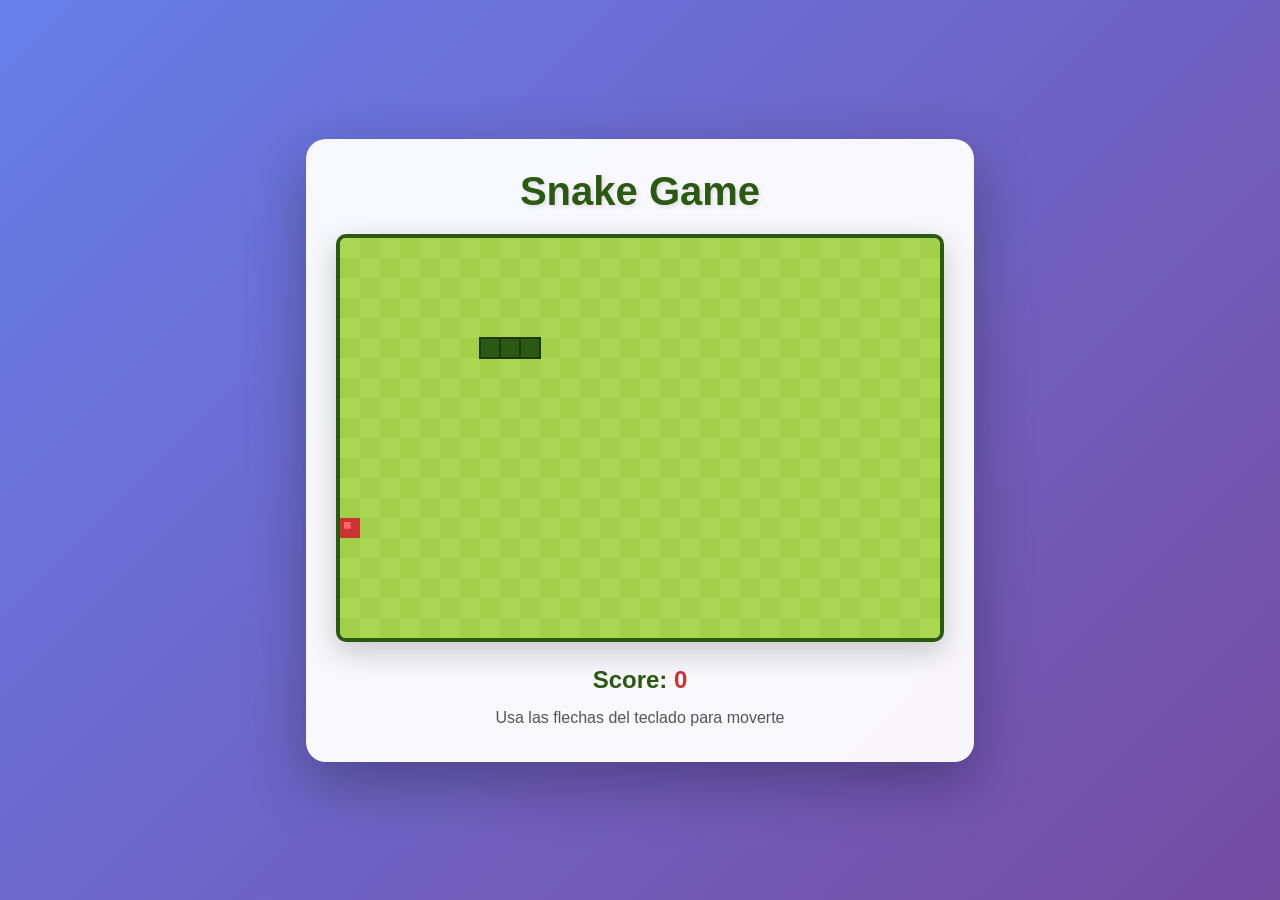
<file: index.html>
<!DOCTYPE html>
<html lang="es">
<head>
    <meta charset="UTF-8">
    <meta name="viewport" content="width=device-width, initial-scale=1.0">
    <title>Snake Game - Clásico</title>
    <link rel="stylesheet" href="style.css">
</head>
<body>
    <div class="container">
        <h1>Snake Game</h1>
        <div class="game-wrapper">
            <canvas id="gameCanvas" width="600" height="400"></canvas>
            <div id="gameOver" class="game-over hidden">
                <h2>GAME OVER</h2>
                <p class="final-score">Puntaje: <span id="finalScore">0</span></p>
                <p class="instructions">Presiona ESPACIO para reiniciar</p>
                <p class="instructions">o ESC para salir</p>
            </div>
        </div>
        <div class="score-display">
            <p>Score: <span id="score">0</span></p>
        </div>
        <div class="controls">
            <p>Usa las flechas del teclado para moverte</p>
        </div>
    </div>
    <script src="game.js"></script>
</body>
</html>
</file>
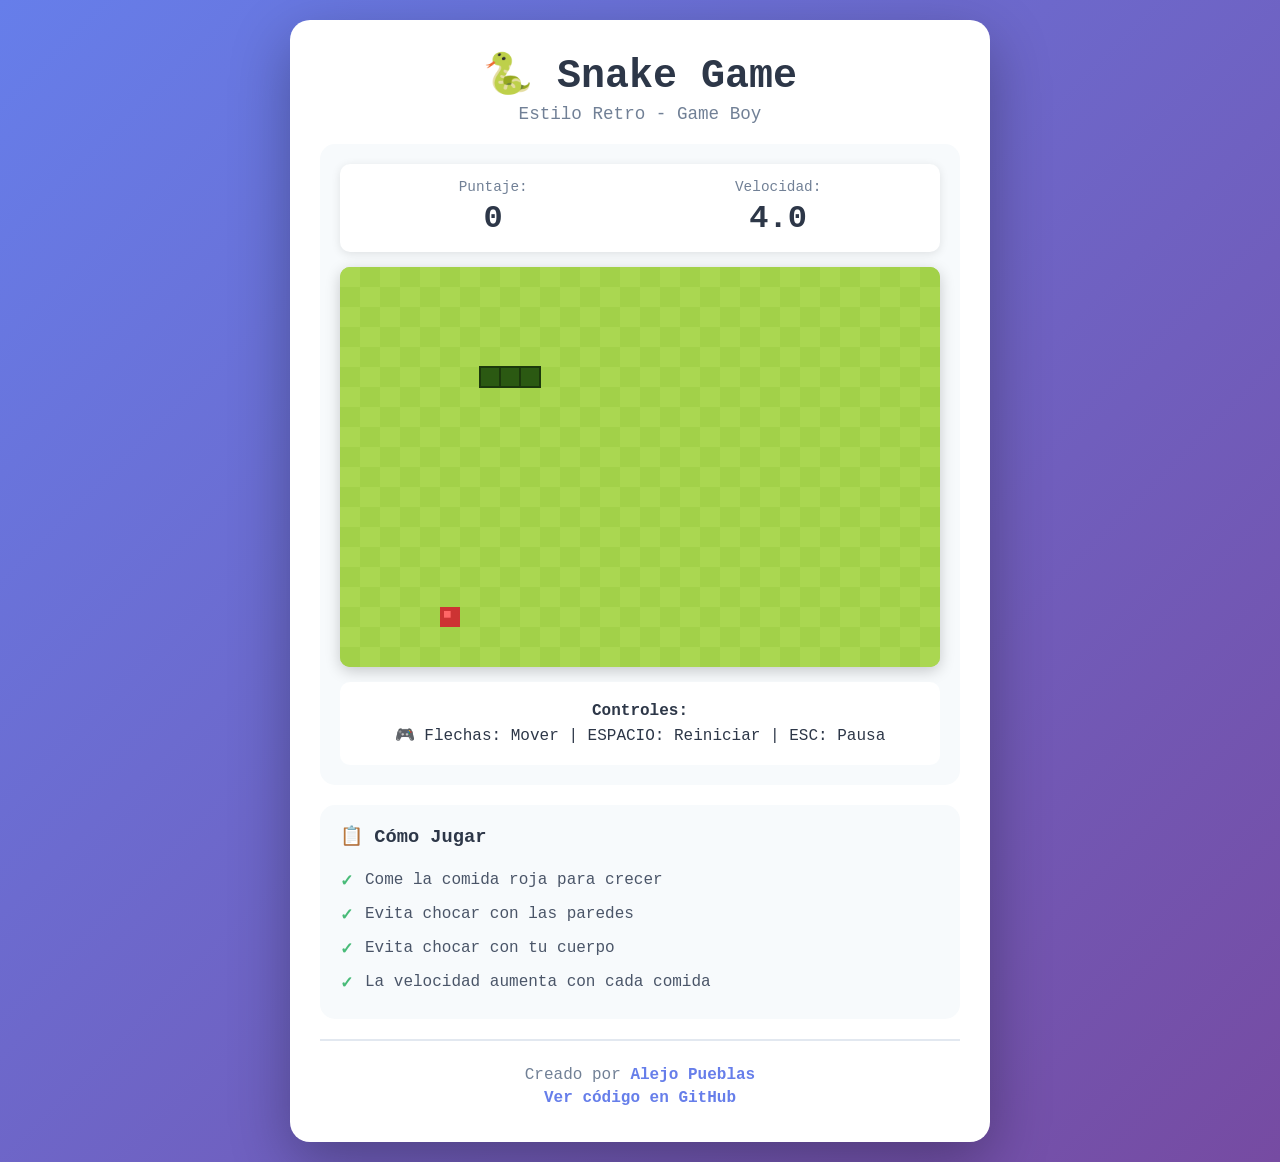
<file: docs/index.html>
<!DOCTYPE html>
<html lang="es">
<head>
    <meta charset="UTF-8">
    <meta name="viewport" content="width=device-width, initial-scale=1.0">
    <title>Snake Game - Estilo Retro</title>
    <link rel="stylesheet" href="style.css">
</head>
<body>
    <div class="container">
        <div class="header">
            <h1>🐍 Snake Game</h1>
            <p class="subtitle">Estilo Retro - Game Boy</p>
        </div>
        
        <div class="game-wrapper">
            <div class="score-board">
                <div class="score-item">
                    <span class="label">Puntaje:</span>
                    <span id="score" class="value">0</span>
                </div>
                <div class="score-item">
                    <span class="label">Velocidad:</span>
                    <span id="speed" class="value">4</span>
                </div>
            </div>
            
            <canvas id="gameCanvas" width="600" height="400"></canvas>
            
            <div class="controls">
                <p><strong>Controles:</strong></p>
                <p>🎮 Flechas: Mover | ESPACIO: Reiniciar | ESC: Pausa</p>
            </div>
        </div>
        
        <div class="info">
            <h3>📋 Cómo Jugar</h3>
            <ul>
                <li>Come la comida roja para crecer</li>
                <li>Evita chocar con las paredes</li>
                <li>Evita chocar con tu cuerpo</li>
                <li>La velocidad aumenta con cada comida</li>
            </ul>
        </div>
        
        <div class="footer">
            <p>Creado por <a href="https://github.com/Alejo-Pueblas" target="_blank">Alejo Pueblas</a></p>
            <p><a href="https://github.com/Alejo-Pueblas/SnakeGame" target="_blank">Ver código en GitHub</a></p>
        </div>
    </div>
    
    <script src="game.js"></script>
</body>
</html>
</file>
<file: style.css>
* {
    margin: 0;
    padding: 0;
    box-sizing: border-box;
}

body {
    font-family: 'Arial', sans-serif;
    background: linear-gradient(135deg, #667eea 0%, #764ba2 100%);
    display: flex;
    justify-content: center;
    align-items: center;
    min-height: 100vh;
    padding: 20px;
}

.container {
    text-align: center;
    background: rgba(255, 255, 255, 0.95);
    padding: 30px;
    border-radius: 20px;
    box-shadow: 0 20px 60px rgba(0, 0, 0, 0.3);
}

h1 {
    color: #2b5912;
    margin-bottom: 20px;
    font-size: 2.5em;
    text-shadow: 2px 2px 4px rgba(0, 0, 0, 0.1);
}

.game-wrapper {
    position: relative;
    display: inline-block;
    margin: 0 auto;
}

#gameCanvas {
    border: 4px solid #2b5912;
    border-radius: 10px;
    display: block;
    box-shadow: 0 10px 30px rgba(0, 0, 0, 0.2);
}

.game-over {
    position: absolute;
    top: 0;
    left: 0;
    width: 100%;
    height: 100%;
    background: rgba(43, 89, 18, 0.78);
    display: flex;
    flex-direction: column;
    justify-content: center;
    align-items: center;
    border-radius: 6px;
    transition: opacity 0.3s ease;
}

.game-over.hidden {
    display: none;
}

.game-over h2 {
    color: rgb(170, 215, 81);
    font-size: 4em;
    font-weight: bold;
    margin-bottom: 10px;
    text-shadow: 3px 3px 6px rgba(0, 0, 0, 0.3);
}

.game-over .final-score {
    color: rgb(170, 215, 81);
    font-size: 2.25em;
    font-weight: bold;
    margin-bottom: 20px;
}

.game-over .instructions {
    color: rgb(162, 209, 73);
    font-size: 1.75em;
    margin: 5px 0;
}

.score-display {
    margin-top: 20px;
    font-size: 1.5em;
    color: #2b5912;
    font-weight: bold;
}

.score-display span {
    color: #cc3333;
}

.controls {
    margin-top: 15px;
    color: #555;
    font-size: 1em;
}

.controls p {
    margin: 5px 0;
}

/* Responsive */
@media (max-width: 768px) {
    .container {
        padding: 20px;
    }

    h1 {
        font-size: 2em;
    }

    #gameCanvas {
        max-width: 100%;
        height: auto;
    }

    .game-over h2 {
        font-size: 3em;
    }

    .game-over .final-score {
        font-size: 1.75em;
    }

    .game-over .instructions {
        font-size: 1.25em;
    }
}

@media (max-width: 480px) {
    h1 {
        font-size: 1.5em;
    }

    .game-over h2 {
        font-size: 2em;
    }

    .game-over .final-score {
        font-size: 1.5em;
    }

    .game-over .instructions {
        font-size: 1em;
    }
}
</file>
<file: docs/style.css>
* {
    margin: 0;
    padding: 0;
    box-sizing: border-box;
}

body {
    font-family: 'Courier New', monospace;
    background: linear-gradient(135deg, #667eea 0%, #764ba2 100%);
    min-height: 100vh;
    display: flex;
    justify-content: center;
    align-items: center;
    padding: 20px;
}

.container {
    background: white;
    border-radius: 20px;
    box-shadow: 0 20px 60px rgba(0, 0, 0, 0.3);
    padding: 30px;
    max-width: 700px;
    width: 100%;
}

.header {
    text-align: center;
    margin-bottom: 20px;
}

.header h1 {
    color: #2d3748;
    font-size: 2.5em;
    margin-bottom: 5px;
}

.subtitle {
    color: #718096;
    font-size: 1.1em;
}

.game-wrapper {
    background: #f7fafc;
    border-radius: 15px;
    padding: 20px;
    margin-bottom: 20px;
}

.score-board {
    display: flex;
    justify-content: space-around;
    margin-bottom: 15px;
    background: white;
    padding: 15px;
    border-radius: 10px;
    box-shadow: 0 2px 10px rgba(0, 0, 0, 0.1);
}

.score-item {
    text-align: center;
}

.label {
    display: block;
    color: #718096;
    font-size: 0.9em;
    margin-bottom: 5px;
}

.value {
    display: block;
    color: #2d3748;
    font-size: 2em;
    font-weight: bold;
}

#gameCanvas {
    display: block;
    margin: 0 auto;
    border-radius: 10px;
    box-shadow: 0 4px 15px rgba(0, 0, 0, 0.2);
    background: #aad751;
}

.controls {
    text-align: center;
    margin-top: 15px;
    padding: 15px;
    background: white;
    border-radius: 10px;
    color: #2d3748;
}

.controls p {
    margin: 5px 0;
}

.info {
    background: #f7fafc;
    padding: 20px;
    border-radius: 15px;
    margin-bottom: 20px;
}

.info h3 {
    color: #2d3748;
    margin-bottom: 15px;
}

.info ul {
    list-style: none;
    padding-left: 0;
}

.info li {
    color: #4a5568;
    padding: 8px 0;
    padding-left: 25px;
    position: relative;
}

.info li:before {
    content: "✓";
    position: absolute;
    left: 0;
    color: #48bb78;
    font-weight: bold;
}

.footer {
    text-align: center;
    color: #718096;
    padding-top: 20px;
    border-top: 2px solid #e2e8f0;
}

.footer p {
    margin: 5px 0;
}

.footer a {
    color: #667eea;
    text-decoration: none;
    font-weight: bold;
}

.footer a:hover {
    text-decoration: underline;
}

@media (max-width: 650px) {
    .container {
        padding: 15px;
    }
    
    .header h1 {
        font-size: 2em;
    }
    
    #gameCanvas {
        width: 100%;
        height: auto;
    }
}
</file>
